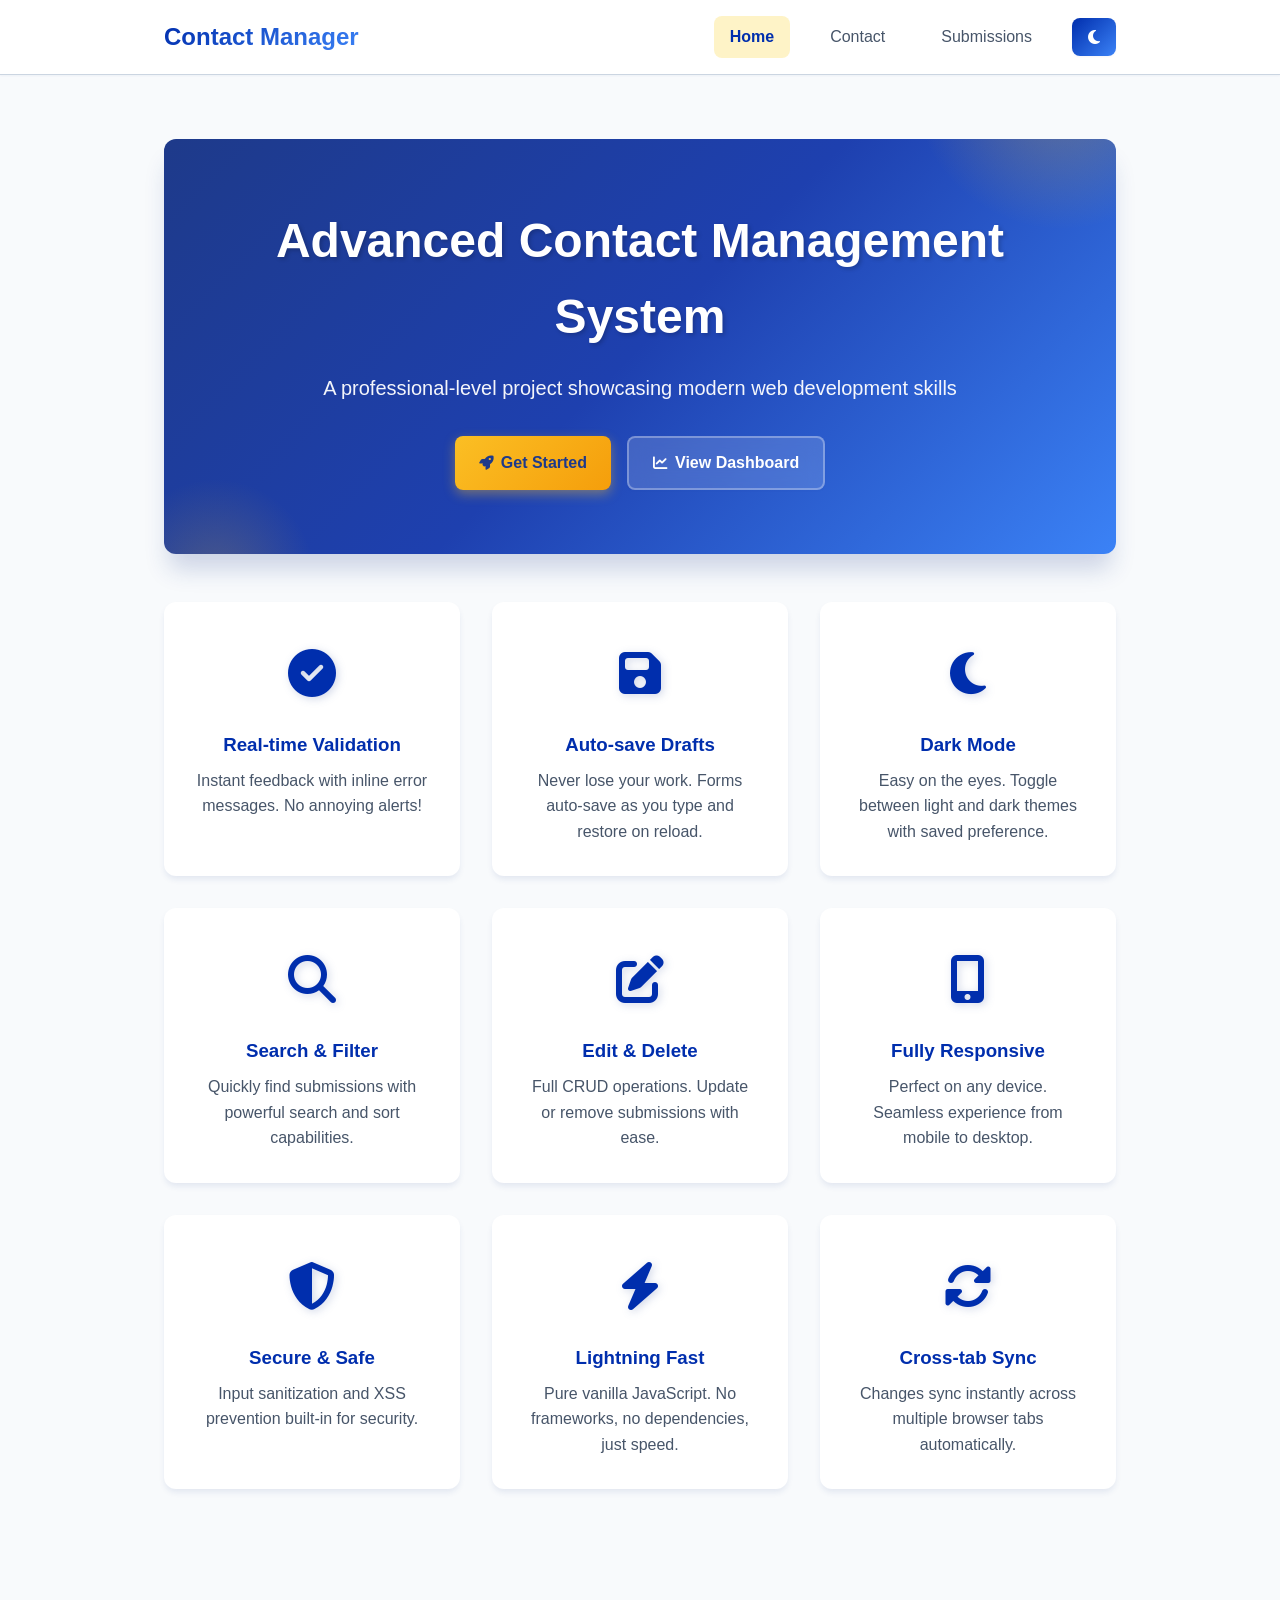
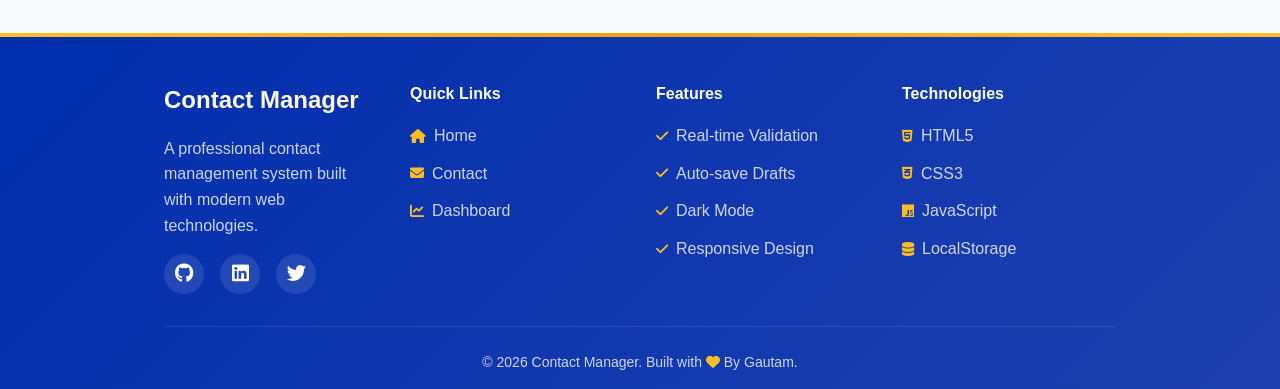
<file: index.html>
<!doctype html>
<html lang="en">
  <head>
    <meta charset="UTF-8" />
    <meta
      name="viewport"
      content="width=device-width, initial-scale=1.0, maximum-scale=5.0, user-scalable=yes"
    />
    <meta
      name="description"
      content="Professional contact management system with real-time validation, auto-save, and dark mode"
    />
    <meta name="theme-color" content="#1e3a8a" />
    <title>Contact Manager - Home</title>
    <link
      rel="stylesheet"
      href="https://cdnjs.cloudflare.com/ajax/libs/font-awesome/6.4.0/css/all.min.css"
    />
    <link rel="stylesheet" href="style.css" />
    <style>
      .hero {
        text-align: center;
        padding: 4rem 2rem;
        background: linear-gradient(
          135deg,
          #1e3a8a 0%,
          #1e40af 50%,
          #3b82f6 100%
        );
        color: white;
        border-radius: var(--radius-lg);
        margin: 2rem 0;
        box-shadow: var(--shadow-xl);
        position: relative;
        overflow: hidden;
      }
      .hero::before {
        content: "";
        position: absolute;
        top: -50%;
        right: -10%;
        width: 300px;
        height: 300px;
        background: radial-gradient(
          circle,
          rgba(251, 191, 36, 0.3) 0%,
          transparent 70%
        );
        border-radius: 50%;
      }
      .hero::after {
        content: "";
        position: absolute;
        bottom: -30%;
        left: -5%;
        width: 200px;
        height: 200px;
        background: radial-gradient(
          circle,
          rgba(251, 191, 36, 0.2) 0%,
          transparent 70%
        );
        border-radius: 50%;
      }
      .hero h1 {
        font-size: 3rem;
        margin-bottom: 1rem;
        position: relative;
        z-index: 1;
        text-shadow: 2px 2px 4px rgba(0, 0, 0, 0.2);
      }
      .hero p {
        font-size: 1.25rem;
        margin-bottom: 2rem;
        opacity: 0.95;
        position: relative;
        z-index: 1;
      }
      .cta-buttons {
        display: flex;
        gap: 1rem;
        justify-content: center;
        flex-wrap: wrap;
        position: relative;
        z-index: 1;
      }
      .features-grid {
        display: grid;
        grid-template-columns: repeat(auto-fit, minmax(280px, 1fr));
        gap: 2rem;
        margin: 3rem 0;
      }
      .feature-card {
        background-color: var(--bg-primary);
        padding: 2rem;
        border-radius: var(--radius-lg);
        box-shadow: var(--shadow-md);
        text-align: center;
        transition: var(--transition);
        border-top: 3px solid transparent;
      }
      .feature-card:hover {
        transform: translateY(-5px);
        box-shadow: var(--shadow-xl);
        border-top-color: var(--secondary-color);
        background: linear-gradient(
          to bottom,
          var(--accent-yellow) 0%,
          var(--bg-primary) 20%
        );
      }
      .feature-icon {
        font-size: 3rem;
        margin-bottom: 1rem;
        filter: drop-shadow(2px 2px 4px rgba(30, 58, 138, 0.2));
        color: var(--primary-color);
      }
      .feature-card:hover .feature-icon {
        color: var(--secondary-color);
        transform: scale(1.1);
        transition: var(--transition);
      }
      .feature-card h3 {
        color: var(--primary-color);
        margin-bottom: 0.5rem;
        font-weight: 700;
      }
      .feature-card p {
        color: var(--text-secondary);
      }
      @media (max-width: 768px) {
        .hero h1 {
          font-size: 2rem;
        }
        .hero p {
          font-size: 1rem;
        }
      }
    </style>
  </head>
  <body>
    <nav class="navbar">
      <div class="container">
        <h1 class="logo">Contact Manager</h1>
        <div class="nav-links">
          <a href="index.html" class="active">Home</a>
          <a href="contact.html">Contact</a>
          <a href="submissions.html">Submissions</a>
          <button
            id="darkModeToggle"
            class="theme-toggle"
            aria-label="Toggle dark mode"
          >
            <i class="fas fa-moon icon"></i>
          </button>
        </div>
      </div>
    </nav>

    <main class="container">
      <div class="hero">
        <h1>Advanced Contact Management System</h1>
        <p>
          A professional-level project showcasing modern web development skills
        </p>
        <div class="cta-buttons">
          <a
            href="contact.html"
            class="btn btn-primary"
            style="
              background: linear-gradient(135deg, #fbbf24, #f59e0b);
              color: #1e3a8a;
              font-weight: 700;
              box-shadow: 0 4px 12px rgba(251, 191, 36, 0.4);
            "
          >
            <i class="fas fa-rocket"></i> Get Started
          </a>
          <a
            href="submissions.html"
            class="btn btn-secondary"
            style="
              background: rgba(255, 255, 255, 0.15);
              color: white;
              border: 2px solid rgba(255, 255, 255, 0.3);
              backdrop-filter: blur(10px);
            "
          >
            <i class="fas fa-chart-line"></i> View Dashboard
          </a>
        </div>
      </div>

      <div class="features-grid">
        <div class="feature-card">
          <div class="feature-icon"><i class="fas fa-check-circle"></i></div>
          <h3>Real-time Validation</h3>
          <p>
            Instant feedback with inline error messages. No annoying alerts!
          </p>
        </div>

        <div class="feature-card">
          <div class="feature-icon"><i class="fas fa-save"></i></div>
          <h3>Auto-save Drafts</h3>
          <p>
            Never lose your work. Forms auto-save as you type and restore on
            reload.
          </p>
        </div>

        <div class="feature-card">
          <div class="feature-icon"><i class="fas fa-moon"></i></div>
          <h3>Dark Mode</h3>
          <p>
            Easy on the eyes. Toggle between light and dark themes with saved
            preference.
          </p>
        </div>

        <div class="feature-card">
          <div class="feature-icon"><i class="fas fa-search"></i></div>
          <h3>Search & Filter</h3>
          <p>
            Quickly find submissions with powerful search and sort capabilities.
          </p>
        </div>

        <div class="feature-card">
          <div class="feature-icon"><i class="fas fa-edit"></i></div>
          <h3>Edit & Delete</h3>
          <p>Full CRUD operations. Update or remove submissions with ease.</p>
        </div>

        <div class="feature-card">
          <div class="feature-icon"><i class="fas fa-mobile-alt"></i></div>
          <h3>Fully Responsive</h3>
          <p>
            Perfect on any device. Seamless experience from mobile to desktop.
          </p>
        </div>

        <div class="feature-card">
          <div class="feature-icon"><i class="fas fa-shield-alt"></i></div>
          <h3>Secure & Safe</h3>
          <p>Input sanitization and XSS prevention built-in for security.</p>
        </div>

        <div class="feature-card">
          <div class="feature-icon"><i class="fas fa-bolt"></i></div>
          <h3>Lightning Fast</h3>
          <p>
            Pure vanilla JavaScript. No frameworks, no dependencies, just speed.
          </p>
        </div>

        <div class="feature-card">
          <div class="feature-icon"><i class="fas fa-sync-alt"></i></div>
          <h3>Cross-tab Sync</h3>
          <p>
            Changes sync instantly across multiple browser tabs automatically.
          </p>
        </div>
      </div>
    </main>

    <footer class="footer">
      <div class="container">
        <div class="footer-content">
          <div class="footer-section">
            <h3 class="footer-logo">Contact Manager</h3>
            <p class="footer-description">
              A professional contact management system built with modern web
              technologies.
            </p>
            <div class="footer-social">
              <a href="#" aria-label="GitHub"><i class="fab fa-github"></i></a>
              <a href="#" aria-label="LinkedIn"
                ><i class="fab fa-linkedin"></i
              ></a>
              <a href="#" aria-label="Twitter"
                ><i class="fab fa-twitter"></i
              ></a>
            </div>
          </div>

          <div class="footer-section">
            <h4>Quick Links</h4>
            <ul class="footer-links">
              <li>
                <a href="index.html"><i class="fas fa-home"></i> Home</a>
              </li>
              <li>
                <a href="contact.html"
                  ><i class="fas fa-envelope"></i> Contact</a
                >
              </li>
              <li>
                <a href="submissions.html"
                  ><i class="fas fa-chart-line"></i> Dashboard</a
                >
              </li>
            </ul>
          </div>

          <div class="footer-section">
            <h4>Features</h4>
            <ul class="footer-links">
              <li><i class="fas fa-check"></i> Real-time Validation</li>
              <li><i class="fas fa-check"></i> Auto-save Drafts</li>
              <li><i class="fas fa-check"></i> Dark Mode</li>
              <li><i class="fas fa-check"></i> Responsive Design</li>
            </ul>
          </div>

          <div class="footer-section">
            <h4>Technologies</h4>
            <ul class="footer-links">
              <li><i class="fab fa-html5"></i> HTML5</li>
              <li><i class="fab fa-css3-alt"></i> CSS3</li>
              <li><i class="fab fa-js"></i> JavaScript</li>
              <li><i class="fas fa-database"></i> LocalStorage</li>
            </ul>
          </div>
        </div>

        <div class="footer-bottom">
          <p>
            &copy; 2026 Contact Manager. Built with
            <i class="fas fa-heart"></i> By Gautam.
          </p>
        </div>
      </div>
    </footer>

    <script src="script.js"></script>
  </body>
</html>
</file>
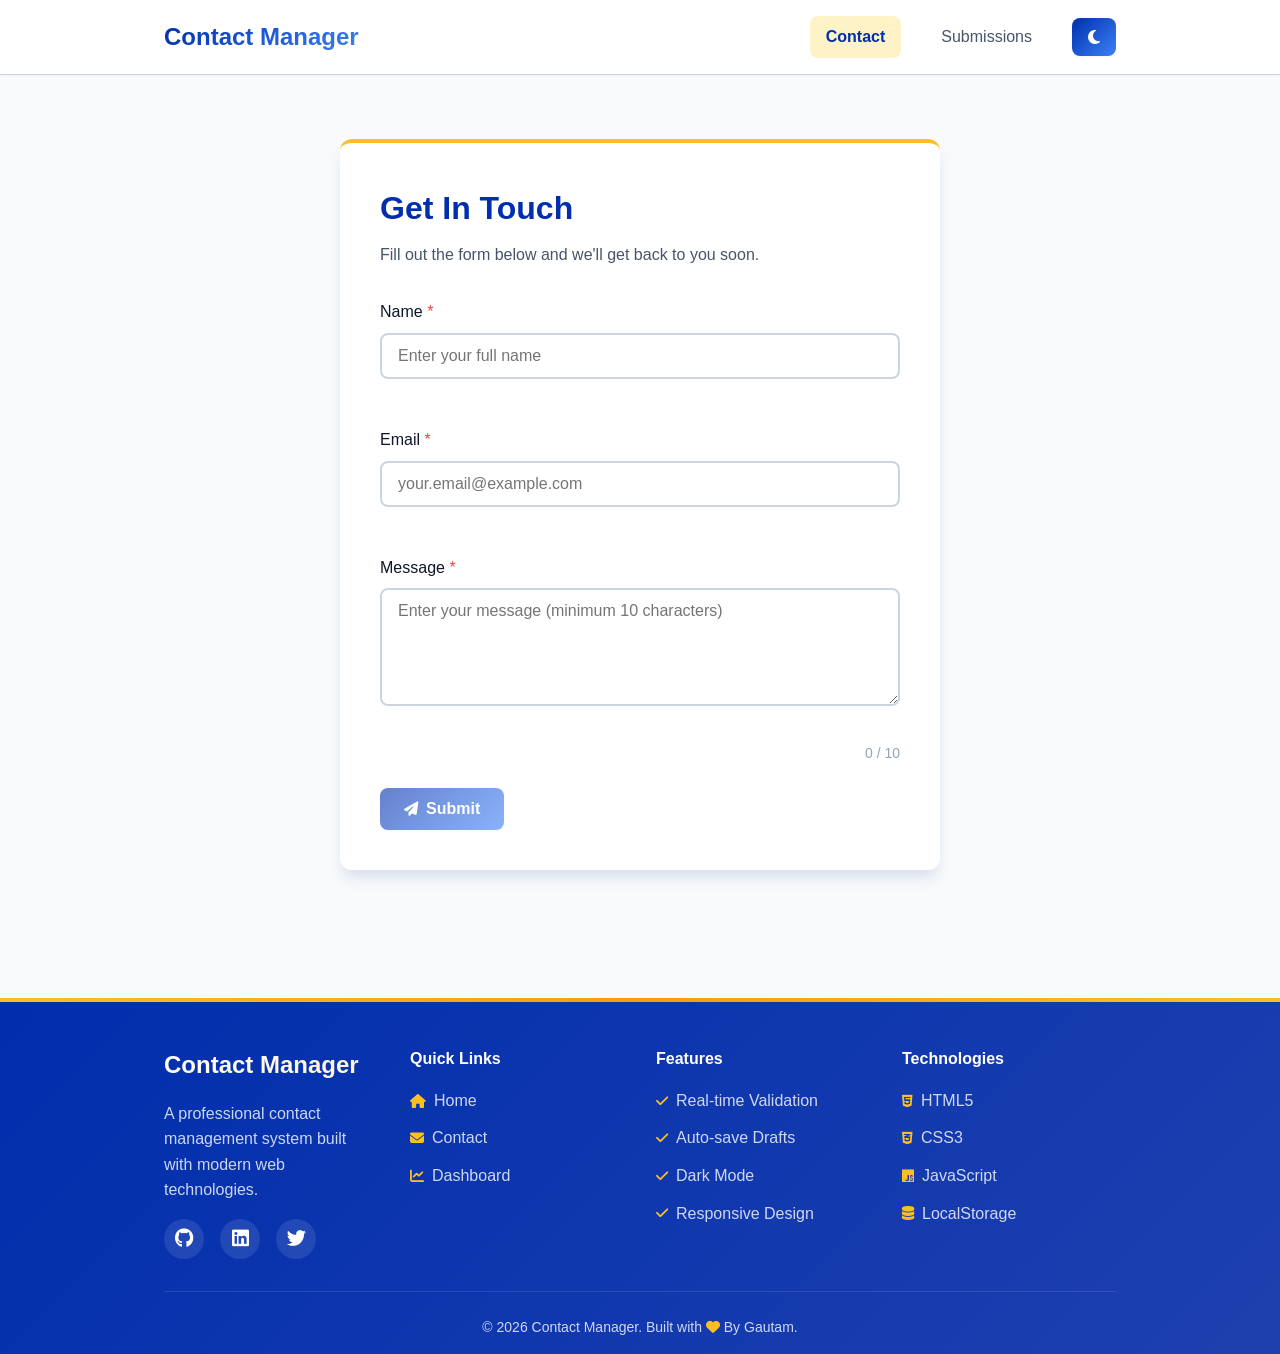
<file: contact.html>
<!doctype html>
<html lang="en">
  <head>
    <meta charset="UTF-8" />
    <meta
      name="viewport"
      content="width=device-width, initial-scale=1.0, maximum-scale=5.0, user-scalable=yes"
    />
    <meta
      name="description"
      content="Submit your contact information with real-time validation and auto-save functionality"
    />
    <meta name="theme-color" content="#1e3a8a" />
    <title>Contact Form - Advanced Dashboard</title>
    <link
      rel="stylesheet"
      href="https://cdnjs.cloudflare.com/ajax/libs/font-awesome/6.4.0/css/all.min.css"
    />
    <link rel="stylesheet" href="style.css" />
  </head>
  <body>
    <nav class="navbar">
      <div class="container">
        <h1 class="logo">Contact Manager</h1>
        <div class="nav-links">
          <a href="contact.html" class="active">Contact</a>
          <a href="submissions.html">Submissions</a>
          <button
            id="darkModeToggle"
            class="theme-toggle"
            aria-label="Toggle dark mode"
          >
            <i class="fas fa-moon icon"></i>
          </button>
        </div>
      </div>
    </nav>

    <main class="container">
      <div class="form-wrapper">
        <h2>Get In Touch</h2>
        <p class="subtitle">
          Fill out the form below and we'll get back to you soon.
        </p>

        <form id="contactForm" novalidate>
          <div class="form-group">
            <label for="name">Name <span class="required">*</span></label>
            <input
              type="text"
              id="name"
              name="name"
              placeholder="Enter your full name"
              autocomplete="name"
            />
            <span class="error-message" id="nameError"></span>
          </div>

          <div class="form-group">
            <label for="email">Email <span class="required">*</span></label>
            <input
              type="email"
              id="email"
              name="email"
              placeholder="your.email@example.com"
              autocomplete="email"
            />
            <span class="error-message" id="emailError"></span>
          </div>

          <div class="form-group">
            <label for="message">Message <span class="required">*</span></label>
            <textarea
              id="message"
              name="message"
              rows="5"
              placeholder="Enter your message (minimum 10 characters)"
            ></textarea>
            <span class="error-message" id="messageError"></span>
            <span class="char-count" id="charCount">0 / 10</span>
          </div>

          <button type="submit" id="submitBtn" class="btn btn-primary" disabled>
            <i class="fas fa-paper-plane btn-icon"></i>
            <span class="btn-text">Submit</span>
            <span class="spinner" style="display: none"></span>
          </button>
        </form>

        <div class="draft-notice" id="draftNotice" style="display: none">
          <i class="fas fa-file-alt"></i> <span>Draft restored</span>
        </div>
      </div>
    </main>

    <div id="toastContainer" class="toast-container"></div>

    <footer class="footer">
      <div class="container">
        <div class="footer-content">
          <div class="footer-section">
            <h3 class="footer-logo">Contact Manager</h3>
            <p class="footer-description">
              A professional contact management system built with modern web
              technologies.
            </p>
            <div class="footer-social">
              <a href="#" aria-label="GitHub"><i class="fab fa-github"></i></a>
              <a href="#" aria-label="LinkedIn"
                ><i class="fab fa-linkedin"></i
              ></a>
              <a href="#" aria-label="Twitter"
                ><i class="fab fa-twitter"></i
              ></a>
            </div>
          </div>

          <div class="footer-section">
            <h4>Quick Links</h4>
            <ul class="footer-links">
              <li>
                <a href="index.html"><i class="fas fa-home"></i> Home</a>
              </li>
              <li>
                <a href="contact.html"
                  ><i class="fas fa-envelope"></i> Contact</a
                >
              </li>
              <li>
                <a href="submissions.html"
                  ><i class="fas fa-chart-line"></i> Dashboard</a
                >
              </li>
            </ul>
          </div>

          <div class="footer-section">
            <h4>Features</h4>
            <ul class="footer-links">
              <li><i class="fas fa-check"></i> Real-time Validation</li>
              <li><i class="fas fa-check"></i> Auto-save Drafts</li>
              <li><i class="fas fa-check"></i> Dark Mode</li>
              <li><i class="fas fa-check"></i> Responsive Design</li>
            </ul>
          </div>

          <div class="footer-section">
            <h4>Technologies</h4>
            <ul class="footer-links">
              <li><i class="fab fa-html5"></i> HTML5</li>
              <li><i class="fab fa-css3-alt"></i> CSS3</li>
              <li><i class="fab fa-js"></i> JavaScript</li>
              <li><i class="fas fa-database"></i> LocalStorage</li>
            </ul>
          </div>
        </div>

        <div class="footer-bottom">
          <p>
            &copy; 2026 Contact Manager. Built with
            <i class="fas fa-heart"></i> By Gautam.
          </p>
        </div>
      </div>
    </footer>

    <script src="script.js"></script>
  </body>
</html>
</file>
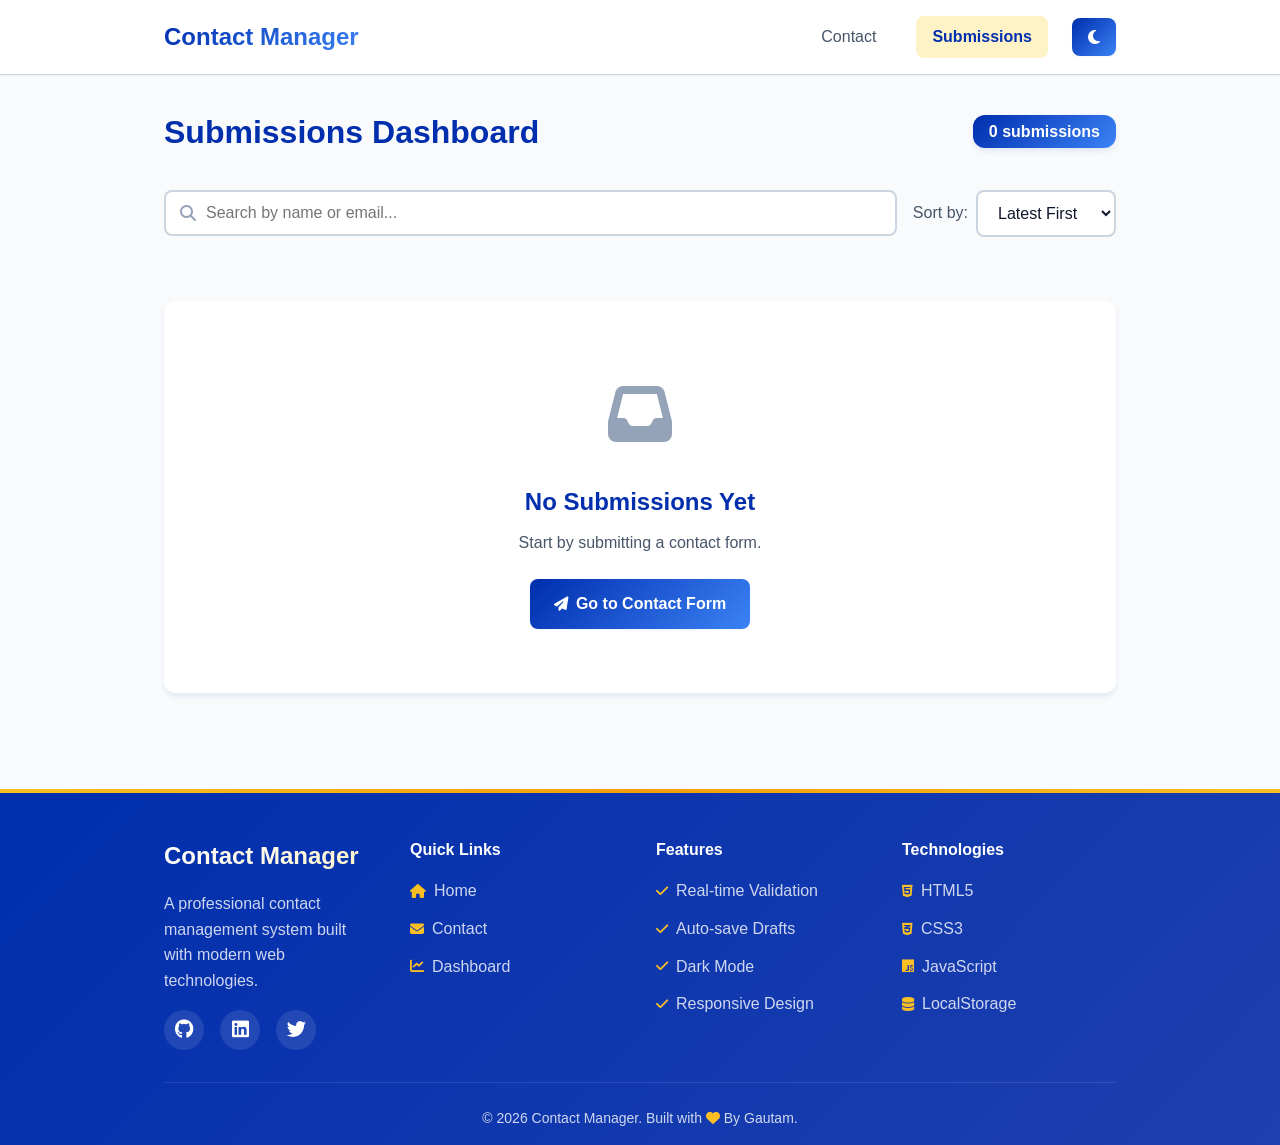
<file: submissions.html>
<!DOCTYPE html>
<html lang="en">
<head>
    <meta charset="UTF-8">
    <meta name="viewport" content="width=device-width, initial-scale=1.0, maximum-scale=5.0, user-scalable=yes">
    <meta name="description" content="View, search, edit, and manage all contact form submissions in one dashboard">
    <meta name="theme-color" content="#1e3a8a">
    <title>Submissions Dashboard - Contact Manager</title>
    <link rel="stylesheet" href="https://cdnjs.cloudflare.com/ajax/libs/font-awesome/6.4.0/css/all.min.css">
    <link rel="stylesheet" href="style.css">
</head>
<body>
    <nav class="navbar">
        <div class="container">
            <h1 class="logo">Contact Manager</h1>
            <div class="nav-links">
                <a href="contact.html">Contact</a>
                <a href="submissions.html" class="active">Submissions</a>
                <button id="darkModeToggle" class="theme-toggle" aria-label="Toggle dark mode">
                    <i class="fas fa-moon icon"></i>
                </button>
            </div>
        </div>
    </nav>

    <main class="container">
        <div class="dashboard-header">
            <h2>Submissions Dashboard</h2>
            <div class="dashboard-stats">
                <span id="totalCount" class="stat-badge">0 submissions</span>
            </div>
        </div>

        <div class="controls">
            <div class="search-box">
                <i class="fas fa-search search-icon"></i>
                <input 
                    type="text" 
                    id="searchInput" 
                    placeholder="Search by name or email..."
                    autocomplete="off"
                >
            </div>
            <div class="sort-controls">
                <label for="sortSelect">Sort by:</label>
                <select id="sortSelect">
                    <option value="latest">Latest First</option>
                    <option value="oldest">Oldest First</option>
                    <option value="name">Name (A-Z)</option>
                </select>
            </div>
        </div>

        <div id="submissionsContainer" class="submissions-grid">
            <!-- Cards will be dynamically inserted here -->
        </div>

        <div id="emptyState" class="empty-state" style="display: none;">
            <div class="empty-icon"><i class="fas fa-inbox"></i></div>
            <h3>No Submissions Yet</h3>
            <p>Start by submitting a contact form.</p>
            <a href="contact.html" class="btn btn-primary">
                <i class="fas fa-paper-plane"></i> Go to Contact Form
            </a>
        </div>

        <div id="loadMoreContainer" class="load-more-container" style="display: none;">
            <button id="loadMoreBtn" class="btn btn-secondary">
                <i class="fas fa-chevron-down"></i> Load More
            </button>
        </div>
    </main>

    <!-- Edit Modal -->
    <div id="editModal" class="modal">
        <div class="modal-content">
            <div class="modal-header">
                <h3>Edit Submission</h3>
                <button class="close-btn" id="closeModal">
                    <i class="fas fa-times"></i>
                </button>
            </div>
            <form id="editForm">
                <div class="form-group">
                    <label for="editName">Name</label>
                    <input type="text" id="editName" required>
                    <span class="error-message" id="editNameError"></span>
                </div>
                <div class="form-group">
                    <label for="editEmail">Email</label>
                    <input type="email" id="editEmail" required>
                    <span class="error-message" id="editEmailError"></span>
                </div>
                <div class="form-group">
                    <label for="editMessage">Message</label>
                    <textarea id="editMessage" rows="4" required></textarea>
                    <span class="error-message" id="editMessageError"></span>
                </div>
                <div class="modal-actions">
                    <button type="button" class="btn btn-secondary" id="cancelEdit">
                        <i class="fas fa-times"></i> Cancel
                    </button>
                    <button type="submit" class="btn btn-primary">
                        <i class="fas fa-save"></i> Save Changes
                    </button>
                </div>
            </form>
        </div>
    </div>

    <div id="toastContainer" class="toast-container"></div>

    <footer class="footer">
        <div class="container">
            <div class="footer-content">
                <div class="footer-section">
                    <h3 class="footer-logo">Contact Manager</h3>
                    <p class="footer-description">A professional contact management system built with modern web technologies.</p>
                    <div class="footer-social">
                        <a href="#" aria-label="GitHub"><i class="fab fa-github"></i></a>
                        <a href="#" aria-label="LinkedIn"><i class="fab fa-linkedin"></i></a>
                        <a href="#" aria-label="Twitter"><i class="fab fa-twitter"></i></a>
                    </div>
                </div>
                
                <div class="footer-section">
                    <h4>Quick Links</h4>
                    <ul class="footer-links">
                        <li><a href="index.html"><i class="fas fa-home"></i> Home</a></li>
                        <li><a href="contact.html"><i class="fas fa-envelope"></i> Contact</a></li>
                        <li><a href="submissions.html"><i class="fas fa-chart-line"></i> Dashboard</a></li>
                    </ul>
                </div>
                
                <div class="footer-section">
                    <h4>Features</h4>
                    <ul class="footer-links">
                        <li><i class="fas fa-check"></i> Real-time Validation</li>
                        <li><i class="fas fa-check"></i> Auto-save Drafts</li>
                        <li><i class="fas fa-check"></i> Dark Mode</li>
                        <li><i class="fas fa-check"></i> Responsive Design</li>
                    </ul>
                </div>
                
                <div class="footer-section">
                    <h4>Technologies</h4>
                    <ul class="footer-links">
                        <li><i class="fab fa-html5"></i> HTML5</li>
                        <li><i class="fab fa-css3-alt"></i> CSS3</li>
                        <li><i class="fab fa-js"></i> JavaScript</li>
                        <li><i class="fas fa-database"></i> LocalStorage</li>
                    </ul>
                </div>
            </div>
            
            <div class="footer-bottom">
                <p>&copy; 2026 Contact Manager. Built with <i class="fas fa-heart"></i> By Gautam.</p>
            </div>
        </div>
    </footer>

    <script src="script.js"></script>
</body>
</html>
</file>
<file: style.css>
/* ===== CSS Variables ===== */
:root {
    /* Navy Blue & Yellow Color Scheme */
    --primary-color: #002ead;        /* Navy Blue - Primary actions */
    --primary-hover: #1e40af;        /* Lighter Navy - Hover state */
    --primary-light: #3b82f6;        /* Light Blue - Accents */
    --secondary-color: #fbbf24;      /* Golden Yellow - Secondary actions */
    --secondary-hover: #f59e0b;      /* Amber - Hover state */
    --accent-yellow: #fef3c7;        /* Light Yellow - Backgrounds */
    --success-color: #10b981;        /* Green - Success states */
    --error-color: #ef4444;          /* Red - Error states */
    --warning-color: #f59e0b;        /* Amber - Warnings */
    
    --bg-primary: #ffffff;
    --bg-secondary: #f8fafc;         /* Slight blue tint */
    --bg-tertiary: #e0e7ff;          /* Light navy tint */
    --bg-accent: #fffbeb;            /* Light yellow tint */
    
    --text-primary: #0f172a;         /* Dark navy for text */
    --text-secondary: #475569;       /* Medium gray-blue */
    --text-tertiary: #94a3b8;        /* Light gray-blue */
    
    --border-color: #cbd5e1;         /* Blue-gray border */
    --shadow-sm: 0 1px 2px 0 rgba(30, 58, 138, 0.05);
    --shadow-md: 0 4px 6px -1px rgba(30, 58, 138, 0.1);
    --shadow-lg: 0 10px 15px -3px rgba(30, 58, 138, 0.15);
    --shadow-xl: 0 20px 25px -5px rgba(30, 58, 138, 0.2);
    
    --radius-sm: 0.375rem;
    --radius-md: 0.5rem;
    --radius-lg: 0.75rem;
    
    --transition: all 0.3s ease;
}

/* Dark Mode Variables */
[data-theme="dark"] {
    --primary-color: #3b82f6;        /* Lighter blue for dark mode */
    --primary-hover: #60a5fa;        /* Even lighter on hover */
    --secondary-color: #fbbf24;      /* Yellow stays vibrant */
    --secondary-hover: #fcd34d;      /* Lighter yellow hover */
    
    --bg-primary: #0f172a;           /* Deep navy background */
    --bg-secondary: #1e293b;         /* Slightly lighter navy */
    --bg-tertiary: #334155;          /* Medium navy */
    --bg-accent: #422006;            /* Dark amber tint */
    
    --text-primary: #f1f5f9;         /* Light blue-white */
    --text-secondary: #cbd5e1;       /* Light blue-gray */
    --text-tertiary: #94a3b8;        /* Medium blue-gray */
    
    --border-color: #334155;         /* Navy border */
    --shadow-sm: 0 1px 2px 0 rgba(0, 0, 0, 0.4);
    --shadow-md: 0 4px 6px -1px rgba(0, 0, 0, 0.5);
    --shadow-lg: 0 10px 15px -3px rgba(0, 0, 0, 0.6);
    --shadow-xl: 0 20px 25px -5px rgba(0, 0, 0, 0.7);
}

/* ===== Reset & Base Styles ===== */
* {
    margin: 0;
    padding: 0;
    box-sizing: border-box;
}

body {
    font-family: -apple-system, BlinkMacSystemFont, 'Segoe UI', Roboto, Oxygen, Ubuntu, Cantarell, sans-serif;
    background-color: var(--bg-secondary);
    color: var(--text-primary);
    line-height: 1.6;
    transition: var(--transition);
    min-height: 100vh;
    -webkit-font-smoothing: antialiased;
    -moz-osx-font-smoothing: grayscale;
    overflow-x: hidden;
}

/* Touch-friendly improvements */
@media (hover: none) and (pointer: coarse) {
    /* Increase tap targets for touch devices */
    .btn,
    .nav-links a,
    .theme-toggle,
    .card-actions button {
        min-height: 44px;
        min-width: 44px;
    }
    
    /* Remove hover effects on touch devices */
    .btn:hover,
    .nav-links a:hover,
    .feature-card:hover,
    .submission-card:hover {
        transform: none;
    }
    
    /* Add active states for touch feedback */
    .btn:active {
        transform: scale(0.98);
    }
    
    .nav-links a:active,
    .footer-links a:active {
        opacity: 0.7;
    }
}

/* ===== Navbar ===== */
.navbar {
    background-color: var(--bg-primary);
    border-bottom: 1px solid var(--border-color);
    padding: 1rem 0;
    box-shadow: var(--shadow-sm);
    position: sticky;
    top: 0;
    z-index: 100;
}

.navbar .container {
    display: flex;
    justify-content: space-between;
    align-items: center;
}

.logo {
    font-size: 1.5rem;
    font-weight: 700;
    background: linear-gradient(135deg, var(--primary-color), var(--primary-light));
    -webkit-background-clip: text;
    -webkit-text-fill-color: transparent;
    background-clip: text;
}

.nav-links {
    display: flex;
    gap: 1.5rem;
    align-items: center;
}

.nav-links a {
    color: var(--text-secondary);
    text-decoration: none;
    font-weight: 500;
    transition: var(--transition);
    padding: 0.5rem 1rem;
    border-radius: var(--radius-md);
}

.nav-links a:hover {
    color: var(--primary-color);
    background-color: var(--accent-yellow);
}

.nav-links a.active {
    color: var(--primary-color);
    background-color: var(--accent-yellow);
    font-weight: 600;
}

.theme-toggle {
    background: linear-gradient(135deg, var(--primary-color), var(--primary-light));
    border: none;
    padding: 0.5rem 1rem;
    border-radius: var(--radius-md);
    cursor: pointer;
    font-size: 1.2rem;
    transition: var(--transition);
    box-shadow: var(--shadow-sm);
}

.theme-toggle .icon {
    color: white;
    font-size: 1rem;
}

.theme-toggle:hover {
    transform: scale(1.05) translateY(-2px);
    box-shadow: var(--shadow-md);
}

/* ===== Container ===== */
.container {
    max-width: 1200px;
    margin: 0 auto;
    padding: 0 1.5rem;
}

main.container {
    padding-top: 2rem;
    padding-bottom: 2rem;
}

/* ===== Form Wrapper ===== */
.form-wrapper {
    max-width: 600px;
    margin: 2rem auto;
    background-color: var(--bg-primary);
    padding: 2.5rem;
    border-radius: var(--radius-lg);
    box-shadow: var(--shadow-lg);
    border-top: 4px solid var(--secondary-color);
}

.form-wrapper h2 {
    font-size: 2rem;
    margin-bottom: 0.5rem;
    color: var(--primary-color);
    font-weight: 700;
}

.subtitle {
    color: var(--text-secondary);
    margin-bottom: 2rem;
}

/* ===== Form Styles ===== */
.form-group {
    margin-bottom: 1.5rem;
    position: relative;
}

.form-group label {
    display: block;
    margin-bottom: 0.5rem;
    font-weight: 500;
    color: var(--text-primary);
}

.required {
    color: var(--error-color);
}

.form-group input,
.form-group textarea {
    width: 100%;
    padding: 0.75rem 1rem;
    border: 2px solid var(--border-color);
    border-radius: var(--radius-md);
    font-size: 1rem;
    font-family: inherit;
    background-color: var(--bg-primary);
    color: var(--text-primary);
    transition: var(--transition);
}

.form-group input:focus,
.form-group textarea:focus {
    outline: none;
    border-color: var(--primary-color);
    box-shadow: 0 0 0 3px rgba(30, 58, 138, 0.1);
}

[data-theme="light"] .form-group input:focus,
[data-theme="light"] .form-group textarea:focus {
    background-color: var(--accent-yellow);
}

.form-group input.error,
.form-group textarea.error {
    border-color: var(--error-color);
}

.form-group input.valid,
.form-group textarea.valid {
    border-color: var(--success-color);
}

[data-theme="light"] .form-group input.valid,
[data-theme="light"] .form-group textarea.valid {
    background-color: #f0fdf4;
}

[data-theme="dark"] .form-group input.valid,
[data-theme="dark"] .form-group textarea.valid {
    background-color: rgba(16, 185, 129, 0.1);
}

.error-message {
    display: block;
    color: var(--error-color);
    font-size: 0.875rem;
    margin-top: 0.25rem;
    min-height: 1.25rem;
}

.char-count {
    display: block;
    text-align: right;
    font-size: 0.875rem;
    color: var(--text-tertiary);
    margin-top: 0.25rem;
}

/* ===== Buttons ===== */
.btn {
    padding: 0.75rem 1.5rem;
    border: none;
    border-radius: var(--radius-md);
    font-size: 1rem;
    font-weight: 600;
    cursor: pointer;
    transition: var(--transition);
    display: inline-flex;
    align-items: center;
    justify-content: center;
    gap: 0.5rem;
    text-decoration: none;
}

.btn i {
    font-size: 0.9rem;
}

.btn-primary {
    background: linear-gradient(135deg, var(--primary-color), var(--primary-light));
    color: white;
    box-shadow: var(--shadow-sm);
}

.btn-primary:hover:not(:disabled) {
    background: linear-gradient(135deg, var(--primary-hover), var(--primary-color));
    transform: translateY(-2px);
    box-shadow: var(--shadow-lg);
}

.btn-primary:disabled {
    background-color: var(--text-tertiary);
    cursor: not-allowed;
    opacity: 0.6;
}

.btn-secondary {
    background: linear-gradient(135deg, var(--secondary-color), var(--secondary-hover));
    color: var(--primary-color);
    font-weight: 600;
    box-shadow: var(--shadow-sm);
}

.btn-secondary:hover {
    background: linear-gradient(135deg, var(--secondary-hover), #eab308);
    transform: translateY(-2px);
    box-shadow: var(--shadow-md);
}

.btn-danger {
    background-color: var(--error-color);
    color: white;
}

.btn-danger:hover {
    background-color: #dc2626;
}

/* ===== Spinner ===== */
.spinner {
    width: 20px;
    height: 20px;
    border: 3px solid rgba(255, 255, 255, 0.3);
    border-top-color: white;
    border-radius: 50%;
    animation: spin 0.8s linear infinite;
}

@keyframes spin {
    to { transform: rotate(360deg); }
}

/* ===== Toast Notifications ===== */
.toast-container {
    position: fixed;
    top: 5rem;
    right: 1rem;
    z-index: 1000;
    display: flex;
    flex-direction: column;
    gap: 0.5rem;
}

.toast {
    background-color: var(--bg-primary);
    color: var(--text-primary);
    padding: 1rem 1.5rem;
    border-radius: var(--radius-md);
    box-shadow: var(--shadow-xl);
    display: flex;
    align-items: center;
    gap: 0.75rem;
    min-width: 300px;
    animation: slideIn 0.3s ease;
    border-left: 4px solid var(--primary-color);
}

.toast.success {
    border-left-color: var(--success-color);
}

.toast.error {
    border-left-color: var(--error-color);
}

.toast.warning {
    border-left-color: var(--warning-color);
}

.toast-icon {
    font-size: 1.5rem;
    display: flex;
    align-items: center;
}

.toast-message {
    flex: 1;
}

.toast-close {
    background: none;
    border: none;
    font-size: 1.25rem;
    cursor: pointer;
    color: var(--text-secondary);
    padding: 0;
    line-height: 1;
    transition: var(--transition);
}

.toast-close:hover {
    color: var(--text-primary);
    transform: scale(1.1);
}

@keyframes slideIn {
    from {
        transform: translateX(400px);
        opacity: 0;
    }
    to {
        transform: translateX(0);
        opacity: 1;
    }
}

/* ===== Draft Notice ===== */
.draft-notice {
    background: linear-gradient(135deg, var(--secondary-color), var(--secondary-hover));
    color: var(--primary-color);
    padding: 0.75rem 1rem;
    border-radius: var(--radius-md);
    margin-top: 1rem;
    text-align: center;
    animation: fadeIn 0.3s ease;
    font-weight: 600;
    box-shadow: var(--shadow-sm);
    display: flex;
    align-items: center;
    justify-content: center;
    gap: 0.5rem;
}

@keyframes fadeIn {
    from { opacity: 0; }
    to { opacity: 1; }
}

/* ===== Dashboard Header ===== */
.dashboard-header {
    display: flex;
    justify-content: space-between;
    align-items: center;
    margin-bottom: 2rem;
    flex-wrap: wrap;
    gap: 1rem;
}

.dashboard-header h2 {
    font-size: 2rem;
    color: var(--primary-color);
    font-weight: 700;
}

.stat-badge {
    background: linear-gradient(135deg, var(--primary-color), var(--primary-light));
    color: white;
    padding: 0.5rem 1rem;
    border-radius: var(--radius-lg);
    font-weight: 600;
    box-shadow: var(--shadow-md);
}

/* ===== Controls ===== */
.controls {
    display: flex;
    gap: 1rem;
    margin-bottom: 2rem;
    flex-wrap: wrap;
}

.search-box {
    flex: 1;
    min-width: 250px;
    position: relative;
}

.search-icon {
    position: absolute;
    left: 1rem;
    top: 50%;
    transform: translateY(-50%);
    color: var(--text-tertiary);
    pointer-events: none;
}

.search-box input {
    width: 100%;
    padding: 0.75rem 1rem 0.75rem 2.5rem;
    border: 2px solid var(--border-color);
    border-radius: var(--radius-md);
    font-size: 1rem;
    background-color: var(--bg-primary);
    color: var(--text-primary);
    transition: var(--transition);
}

.search-box input:focus {
    outline: none;
    border-color: var(--primary-color);
    box-shadow: 0 0 0 3px rgba(30, 58, 138, 0.1);
}

[data-theme="light"] .search-box input:focus {
    background-color: var(--accent-yellow);
}

.search-box input:focus + .search-icon,
.search-box input:focus ~ .search-icon {
    color: var(--primary-color);
}

.sort-controls {
    display: flex;
    align-items: center;
    gap: 0.5rem;
}

.sort-controls label {
    font-weight: 500;
    color: var(--text-secondary);
}

.sort-controls select {
    padding: 0.75rem 1rem;
    border: 2px solid var(--border-color);
    border-radius: var(--radius-md);
    font-size: 1rem;
    background-color: var(--bg-primary);
    color: var(--text-primary);
    cursor: pointer;
    transition: var(--transition);
}

.sort-controls select:focus {
    outline: none;
    border-color: var(--primary-color);
    box-shadow: 0 0 0 3px rgba(30, 58, 138, 0.1);
}

/* ===== Submissions Grid ===== */
.submissions-grid {
    display: grid;
    grid-template-columns: repeat(auto-fill, minmax(320px, 1fr));
    gap: 1.5rem;
    margin-bottom: 2rem;
}

.submission-card {
    background-color: var(--bg-primary);
    border-radius: var(--radius-lg);
    padding: 1.5rem;
    box-shadow: var(--shadow-md);
    transition: var(--transition);
    animation: cardFadeIn 0.3s ease;
    border-left: 3px solid transparent;
}

.submission-card:hover {
    transform: translateY(-4px);
    box-shadow: var(--shadow-xl);
    border-left: 4px solid var(--secondary-color);
}

@keyframes cardFadeIn {
    from {
        opacity: 0;
        transform: translateY(20px);
    }
    to {
        opacity: 1;
        transform: translateY(0);
    }
}

.card-header {
    display: flex;
    justify-content: space-between;
    align-items: start;
    margin-bottom: 1rem;
}

.card-name {
    font-size: 1.25rem;
    font-weight: 700;
    color: var(--primary-color);
    margin-bottom: 0.25rem;
    display: flex;
    align-items: center;
    gap: 0.5rem;
}

.card-email {
    color: var(--text-secondary);
    font-size: 0.875rem;
    display: flex;
    align-items: center;
    gap: 0.5rem;
}

.card-timestamp {
    font-size: 0.75rem;
    color: var(--text-tertiary);
    text-align: right;
    display: flex;
    align-items: center;
    gap: 0.25rem;
    justify-content: flex-end;
}

.card-message {
    color: var(--text-secondary);
    margin-bottom: 1rem;
    line-height: 1.6;
    word-wrap: break-word;
    display: flex;
    gap: 0.5rem;
}

.card-message i {
    margin-top: 0.25rem;
    flex-shrink: 0;
}

.card-actions {
    display: flex;
    gap: 0.5rem;
}

.btn-small {
    padding: 0.5rem 1rem;
    font-size: 0.875rem;
    flex: 1;
}

/* ===== Empty State ===== */
.empty-state {
    text-align: center;
    padding: 4rem 2rem;
    background-color: var(--bg-primary);
    border-radius: var(--radius-lg);
    box-shadow: var(--shadow-md);
}

.empty-icon {
    font-size: 4rem;
    margin-bottom: 1rem;
    color: var(--text-tertiary);
}

.empty-state h3 {
    font-size: 1.5rem;
    margin-bottom: 0.5rem;
    color: var(--primary-color);
    font-weight: 700;
}

.empty-state p {
    color: var(--text-secondary);
    margin-bottom: 1.5rem;
}

/* ===== Load More ===== */
.load-more-container {
    text-align: center;
    margin-top: 2rem;
}

/* ===== Modal ===== */
.modal {
    display: none;
    position: fixed;
    top: 0;
    left: 0;
    width: 100%;
    height: 100%;
    background-color: rgba(0, 0, 0, 0.5);
    z-index: 1000;
    animation: fadeIn 0.3s ease;
}

.modal.active {
    display: flex;
    justify-content: center;
    align-items: center;
}

.modal-content {
    background-color: var(--bg-primary);
    border-radius: var(--radius-lg);
    box-shadow: var(--shadow-xl);
    max-width: 500px;
    width: 90%;
    max-height: 90vh;
    overflow-y: auto;
    animation: slideUp 0.3s ease;
}

@keyframes slideUp {
    from {
        transform: translateY(50px);
        opacity: 0;
    }
    to {
        transform: translateY(0);
        opacity: 1;
    }
}

.modal-header {
    display: flex;
    justify-content: space-between;
    align-items: center;
    padding: 1.5rem;
    border-bottom: 1px solid var(--border-color);
}

.modal-header h3 {
    font-size: 1.5rem;
    color: var(--primary-color);
    font-weight: 700;
}

.close-btn {
    background: none;
    border: none;
    font-size: 1.5rem;
    cursor: pointer;
    color: var(--text-secondary);
    line-height: 1;
    padding: 0;
    width: 2rem;
    height: 2rem;
    display: flex;
    align-items: center;
    justify-content: center;
    border-radius: var(--radius-sm);
    transition: var(--transition);
}

.close-btn:hover {
    color: var(--text-primary);
    background-color: var(--bg-tertiary);
}

.modal-content form {
    padding: 1.5rem;
}

.modal-actions {
    display: flex;
    gap: 1rem;
    margin-top: 1.5rem;
}

.modal-actions button {
    flex: 1;
}

/* ===== Footer ===== */
.footer {
    background: linear-gradient(135deg, var(--primary-color), var(--primary-hover));
    color: white;
    margin-top: 4rem;
    padding: 3rem 0 1rem;
    position: relative;
}

.footer::before {
    content: '';
    position: absolute;
    top: 0;
    left: 0;
    right: 0;
    height: 4px;
    background: linear-gradient(90deg, var(--secondary-color), var(--secondary-hover), var(--secondary-color));
}

.footer-content {
    display: grid;
    grid-template-columns: repeat(auto-fit, minmax(200px, 1fr));
    gap: 2rem;
    margin-bottom: 2rem;
}

.footer-section h3,
.footer-section h4 {
    margin-bottom: 1rem;
    color: white;
}

.footer-logo {
    font-size: 1.5rem;
    font-weight: 700;
    background: linear-gradient(135deg, white, var(--accent-yellow));
    -webkit-background-clip: text;
    -webkit-text-fill-color: transparent;
    background-clip: text;
}

.footer-description {
    color: rgba(255, 255, 255, 0.8);
    line-height: 1.6;
    margin-bottom: 1rem;
}

.footer-social {
    display: flex;
    gap: 1rem;
}

.footer-social a {
    width: 40px;
    height: 40px;
    display: flex;
    align-items: center;
    justify-content: center;
    background: rgba(255, 255, 255, 0.1);
    border-radius: 50%;
    color: white;
    font-size: 1.2rem;
    transition: var(--transition);
    text-decoration: none;
}

.footer-social a:hover {
    background: var(--secondary-color);
    color: var(--primary-color);
    transform: translateY(-3px);
}

.footer-links {
    list-style: none;
}

.footer-links li {
    margin-bottom: 0.75rem;
    color: rgba(255, 255, 255, 0.8);
    display: flex;
    align-items: center;
    gap: 0.5rem;
}

.footer-links li i {
    color: var(--secondary-color);
    font-size: 0.875rem;
}

.footer-links a {
    color: rgba(255, 255, 255, 0.8);
    text-decoration: none;
    transition: var(--transition);
    display: flex;
    align-items: center;
    gap: 0.5rem;
}

.footer-links a:hover {
    color: var(--secondary-color);
    padding-left: 0.5rem;
}

.footer-bottom {
    border-top: 1px solid rgba(255, 255, 255, 0.1);
    padding-top: 1.5rem;
    text-align: center;
}

.footer-bottom p {
    color: rgba(255, 255, 255, 0.8);
    font-size: 0.875rem;
}

.footer-bottom i.fa-heart {
    color: var(--secondary-color);
    animation: heartbeat 1.5s ease-in-out infinite;
}

@keyframes heartbeat {
    0%, 100% { transform: scale(1); }
    25% { transform: scale(1.1); }
    50% { transform: scale(1); }
}

/* Dark mode footer adjustments */
[data-theme="dark"] .footer {
    background: linear-gradient(135deg, #0f172a, #1e293b);
}

/* ===== Utility Classes ===== */
.text-center {
    text-align: center;
}

.hidden-mobile {
    display: block;
}

.visible-mobile {
    display: none;
}

@media (max-width: 767px) {
    .hidden-mobile {
        display: none;
    }
    
    .visible-mobile {
        display: block;
    }
}

/* Prevent text selection on buttons */
.btn,
.theme-toggle,
.close-btn {
    -webkit-user-select: none;
    -moz-user-select: none;
    -ms-user-select: none;
    user-select: none;
}

/* Smooth scrolling */
html {
    scroll-behavior: smooth;
}

/* Focus visible for keyboard navigation */
*:focus-visible {
    outline: 2px solid var(--secondary-color);
    outline-offset: 2px;
}

/* Reduce motion for users who prefer it */
@media (prefers-reduced-motion: reduce) {
    *,
    *::before,
    *::after {
        animation-duration: 0.01ms !important;
        animation-iteration-count: 1 !important;
        transition-duration: 0.01ms !important;
        scroll-behavior: auto !important;
    }
}

/* ===== Responsive Design ===== */

/* Extra Large Desktops (1920px and above) */
@media (min-width: 1920px) {
    .container {
        max-width: 1400px;
    }
    
    .hero h1 {
        font-size: 3.5rem;
    }
    
    .features-grid {
        grid-template-columns: repeat(3, 1fr);
    }
    
    .submissions-grid {
        grid-template-columns: repeat(3, 1fr);
    }
}

/* Large Desktops (1440px - 1919px) */
@media (min-width: 1440px) and (max-width: 1919px) {
    .container {
        max-width: 1200px;
    }
    
    .submissions-grid {
        grid-template-columns: repeat(3, 1fr);
    }
}

/* Standard Desktops (1024px - 1439px) */
@media (min-width: 1024px) and (max-width: 1439px) {
    .container {
        max-width: 1000px;
    }
    
    .submissions-grid {
        grid-template-columns: repeat(2, 1fr);
    }
    
    .features-grid {
        grid-template-columns: repeat(3, 1fr);
    }
}

/* Tablets Landscape (768px - 1023px) */
@media (min-width: 768px) and (max-width: 1023px) {
    .container {
        padding: 0 2rem;
    }
    
    .navbar .container {
        flex-direction: row;
    }
    
    .nav-links {
        flex-wrap: wrap;
    }
    
    .form-wrapper {
        padding: 2rem;
        margin: 1.5rem auto;
    }
    
    .hero {
        padding: 3rem 1.5rem;
    }
    
    .hero h1 {
        font-size: 2.5rem;
    }
    
    .hero p {
        font-size: 1.1rem;
    }
    
    .features-grid {
        grid-template-columns: repeat(2, 1fr);
        gap: 1.5rem;
    }
    
    .submissions-grid {
        grid-template-columns: repeat(2, 1fr);
        gap: 1.25rem;
    }
    
    .controls {
        flex-direction: row;
    }
    
    .search-box {
        flex: 2;
    }
    
    .sort-controls {
        flex: 1;
    }
    
    .dashboard-header {
        flex-direction: row;
    }
    
    .footer-content {
        grid-template-columns: repeat(2, 1fr);
        gap: 2rem;
    }
}

/* Tablets Portrait & Large Phones (600px - 767px) */
@media (min-width: 600px) and (max-width: 767px) {
    .container {
        padding: 0 1.5rem;
    }
    
    .navbar .container {
        flex-direction: column;
        gap: 1rem;
    }
    
    .nav-links {
        width: 100%;
        justify-content: center;
    }
    
    .form-wrapper {
        padding: 1.75rem;
        margin: 1.5rem auto;
    }
    
    .form-wrapper h2 {
        font-size: 1.75rem;
    }
    
    .hero {
        padding: 2.5rem 1.25rem;
    }
    
    .hero h1 {
        font-size: 2rem;
    }
    
    .hero p {
        font-size: 1rem;
    }
    
    .cta-buttons {
        flex-direction: column;
        width: 100%;
    }
    
    .cta-buttons .btn {
        width: 100%;
    }
    
    .features-grid {
        grid-template-columns: repeat(2, 1fr);
        gap: 1.25rem;
    }
    
    .feature-card {
        padding: 1.5rem;
    }
    
    .feature-icon {
        font-size: 2.5rem;
    }
    
    .dashboard-header {
        flex-direction: column;
        align-items: flex-start;
        gap: 1rem;
    }
    
    .dashboard-header h2 {
        font-size: 1.75rem;
    }
    
    .controls {
        flex-direction: column;
        width: 100%;
    }
    
    .search-box,
    .sort-controls {
        width: 100%;
    }
    
    .sort-controls {
        flex-direction: column;
        align-items: stretch;
    }
    
    .sort-controls select {
        width: 100%;
    }
    
    .submissions-grid {
        grid-template-columns: 1fr;
        gap: 1.25rem;
    }
    
    .submission-card {
        padding: 1.25rem;
    }
    
    .card-header {
        flex-direction: column;
        align-items: flex-start;
        gap: 0.5rem;
    }
    
    .card-timestamp {
        justify-content: flex-start;
    }
    
    .toast {
        min-width: auto;
        width: calc(100vw - 3rem);
    }
    
    .toast-container {
        right: 1.5rem;
        left: 1.5rem;
    }
    
    .footer-content {
        grid-template-columns: repeat(2, 1fr);
        gap: 1.5rem;
    }
    
    .modal-content {
        width: 95%;
    }
}

/* Mobile Phones (480px - 599px) */
@media (min-width: 480px) and (max-width: 599px) {
    .container {
        padding: 0 1.25rem;
    }
    
    .navbar {
        padding: 0.75rem 0;
    }
    
    .navbar .container {
        flex-direction: column;
        gap: 0.75rem;
    }
    
    .logo {
        font-size: 1.35rem;
    }
    
    .nav-links {
        gap: 0.5rem;
        width: 100%;
        justify-content: center;
        flex-wrap: wrap;
    }
    
    .nav-links a {
        padding: 0.5rem 0.875rem;
        font-size: 0.875rem;
    }
    
    .theme-toggle {
        padding: 0.5rem 0.875rem;
    }
    
    .form-wrapper {
        padding: 1.5rem;
        margin: 1.25rem auto;
    }
    
    .form-wrapper h2 {
        font-size: 1.5rem;
    }
    
    .subtitle {
        font-size: 0.9rem;
    }
    
    .form-group label {
        font-size: 0.95rem;
    }
    
    .form-group input,
    .form-group textarea {
        padding: 0.65rem 0.875rem;
        font-size: 0.95rem;
    }
    
    .btn {
        padding: 0.65rem 1.25rem;
        font-size: 0.95rem;
    }
    
    .hero {
        padding: 2rem 1rem;
        margin: 1.5rem 0;
    }
    
    .hero h1 {
        font-size: 1.75rem;
    }
    
    .hero p {
        font-size: 0.95rem;
    }
    
    .cta-buttons {
        flex-direction: column;
        width: 100%;
        gap: 0.75rem;
    }
    
    .cta-buttons .btn {
        width: 100%;
    }
    
    .features-grid {
        grid-template-columns: 1fr;
        gap: 1.25rem;
    }
    
    .feature-card {
        padding: 1.5rem;
    }
    
    .feature-icon {
        font-size: 2.5rem;
    }
    
    .feature-card h3 {
        font-size: 1.15rem;
    }
    
    .dashboard-header {
        flex-direction: column;
        align-items: flex-start;
        gap: 0.75rem;
    }
    
    .dashboard-header h2 {
        font-size: 1.5rem;
    }
    
    .stat-badge {
        padding: 0.4rem 0.875rem;
        font-size: 0.875rem;
    }
    
    .controls {
        flex-direction: column;
        gap: 0.75rem;
    }
    
    .search-box,
    .sort-controls {
        width: 100%;
    }
    
    .sort-controls {
        flex-direction: row;
        align-items: center;
    }
    
    .sort-controls label {
        white-space: nowrap;
    }
    
    .sort-controls select {
        flex: 1;
    }
    
    .submissions-grid {
        grid-template-columns: 1fr;
        gap: 1rem;
    }
    
    .submission-card {
        padding: 1.25rem;
    }
    
    .card-name {
        font-size: 1.15rem;
    }
    
    .card-header {
        flex-direction: column;
        align-items: flex-start;
        gap: 0.5rem;
    }
    
    .card-timestamp {
        justify-content: flex-start;
    }
    
    .card-actions {
        flex-direction: column;
    }
    
    .btn-small {
        width: 100%;
    }
    
    .empty-state {
        padding: 3rem 1.5rem;
    }
    
    .empty-icon {
        font-size: 3rem;
    }
    
    .empty-state h3 {
        font-size: 1.25rem;
    }
    
    .toast {
        min-width: auto;
        width: calc(100vw - 2.5rem);
        padding: 0.875rem 1.25rem;
    }
    
    .toast-container {
        right: 1.25rem;
        left: 1.25rem;
        top: 4.5rem;
    }
    
    .footer {
        padding: 2.5rem 0 1rem;
        margin-top: 3rem;
    }
    
    .footer-content {
        grid-template-columns: 1fr;
        gap: 2rem;
    }
    
    .footer-section {
        text-align: center;
    }
    
    .footer-social {
        justify-content: center;
    }
    
    .footer-links {
        display: flex;
        flex-direction: column;
        align-items: center;
    }
    
    .modal-content {
        width: 95%;
        padding: 0;
    }
    
    .modal-header {
        padding: 1.25rem;
    }
    
    .modal-header h3 {
        font-size: 1.25rem;
    }
    
    .modal-content form {
        padding: 1.25rem;
    }
    
    .modal-actions {
        flex-direction: column;
    }
    
    .modal-actions button {
        width: 100%;
    }
}

/* Small Mobile Phones (320px - 479px) */
@media (max-width: 479px) {
    .container {
        padding: 0 1rem;
    }
    
    .navbar {
        padding: 0.65rem 0;
    }
    
    .navbar .container {
        flex-direction: column;
        gap: 0.65rem;
    }
    
    .logo {
        font-size: 1.25rem;
    }
    
    .nav-links {
        gap: 0.4rem;
        width: 100%;
        justify-content: center;
        flex-wrap: wrap;
    }
    
    .nav-links a {
        padding: 0.45rem 0.75rem;
        font-size: 0.8rem;
    }
    
    .theme-toggle {
        padding: 0.45rem 0.75rem;
        font-size: 1rem;
    }
    
    main.container {
        padding-top: 1.5rem;
        padding-bottom: 1.5rem;
    }
    
    .form-wrapper {
        padding: 1.25rem;
        margin: 1rem auto;
    }
    
    .form-wrapper h2 {
        font-size: 1.35rem;
    }
    
    .subtitle {
        font-size: 0.85rem;
        margin-bottom: 1.5rem;
    }
    
    .form-group {
        margin-bottom: 1.25rem;
    }
    
    .form-group label {
        font-size: 0.9rem;
        margin-bottom: 0.4rem;
    }
    
    .form-group input,
    .form-group textarea {
        padding: 0.6rem 0.75rem;
        font-size: 0.9rem;
    }
    
    .error-message,
    .char-count {
        font-size: 0.8rem;
    }
    
    .btn {
        padding: 0.6rem 1rem;
        font-size: 0.9rem;
    }
    
    .btn i {
        font-size: 0.85rem;
    }
    
    .hero {
        padding: 1.75rem 0.875rem;
        margin: 1.25rem 0;
    }
    
    .hero h1 {
        font-size: 1.5rem;
        margin-bottom: 0.75rem;
    }
    
    .hero p {
        font-size: 0.9rem;
        margin-bottom: 1.5rem;
    }
    
    .cta-buttons {
        flex-direction: column;
        width: 100%;
        gap: 0.65rem;
    }
    
    .cta-buttons .btn {
        width: 100%;
        padding: 0.75rem 1rem;
    }
    
    .features-grid {
        grid-template-columns: 1fr;
        gap: 1rem;
        margin: 2rem 0;
    }
    
    .feature-card {
        padding: 1.25rem;
    }
    
    .feature-icon {
        font-size: 2.25rem;
        margin-bottom: 0.75rem;
    }
    
    .feature-card h3 {
        font-size: 1.1rem;
        margin-bottom: 0.4rem;
    }
    
    .feature-card p {
        font-size: 0.875rem;
    }
    
    .dashboard-header {
        flex-direction: column;
        align-items: flex-start;
        gap: 0.65rem;
        margin-bottom: 1.5rem;
    }
    
    .dashboard-header h2 {
        font-size: 1.35rem;
    }
    
    .stat-badge {
        padding: 0.35rem 0.75rem;
        font-size: 0.8rem;
    }
    
    .controls {
        flex-direction: column;
        gap: 0.65rem;
        margin-bottom: 1.5rem;
    }
    
    .search-box,
    .sort-controls {
        width: 100%;
        min-width: auto;
    }
    
    .search-box input {
        padding: 0.65rem 0.875rem 0.65rem 2.25rem;
        font-size: 0.9rem;
    }
    
    .search-icon {
        left: 0.875rem;
        font-size: 0.9rem;
    }
    
    .sort-controls {
        flex-direction: row;
        align-items: center;
        gap: 0.5rem;
    }
    
    .sort-controls label {
        font-size: 0.9rem;
        white-space: nowrap;
    }
    
    .sort-controls select {
        flex: 1;
        padding: 0.65rem 0.75rem;
        font-size: 0.9rem;
    }
    
    .submissions-grid {
        grid-template-columns: 1fr;
        gap: 1rem;
        margin-bottom: 1.5rem;
    }
    
    .submission-card {
        padding: 1rem;
    }
    
    .card-name {
        font-size: 1.1rem;
        flex-wrap: wrap;
    }
    
    .card-email {
        font-size: 0.8rem;
    }
    
    .card-timestamp {
        font-size: 0.7rem;
    }
    
    .card-header {
        flex-direction: column;
        align-items: flex-start;
        gap: 0.4rem;
        margin-bottom: 0.75rem;
    }
    
    .card-message {
        font-size: 0.875rem;
        margin-bottom: 0.875rem;
    }
    
    .card-actions {
        flex-direction: column;
        gap: 0.5rem;
    }
    
    .btn-small {
        width: 100%;
        padding: 0.5rem 0.875rem;
        font-size: 0.85rem;
    }
    
    .empty-state {
        padding: 2.5rem 1rem;
    }
    
    .empty-icon {
        font-size: 2.5rem;
        margin-bottom: 0.75rem;
    }
    
    .empty-state h3 {
        font-size: 1.15rem;
    }
    
    .empty-state p {
        font-size: 0.875rem;
        margin-bottom: 1.25rem;
    }
    
    .load-more-container {
        margin-top: 1.5rem;
    }
    
    .toast {
        min-width: auto;
        width: calc(100vw - 2rem);
        padding: 0.75rem 1rem;
        font-size: 0.875rem;
    }
    
    .toast-icon {
        font-size: 1.25rem;
    }
    
    .toast-container {
        right: 1rem;
        left: 1rem;
        top: 4rem;
    }
    
    .footer {
        padding: 2rem 0 0.875rem;
        margin-top: 2.5rem;
    }
    
    .footer-content {
        grid-template-columns: 1fr;
        gap: 1.75rem;
        margin-bottom: 1.5rem;
    }
    
    .footer-section {
        text-align: center;
    }
    
    .footer-section h3,
    .footer-section h4 {
        font-size: 1.1rem;
        margin-bottom: 0.75rem;
    }
    
    .footer-logo {
        font-size: 1.35rem;
    }
    
    .footer-description {
        font-size: 0.875rem;
    }
    
    .footer-social {
        justify-content: center;
    }
    
    .footer-social a {
        width: 36px;
        height: 36px;
        font-size: 1.1rem;
    }
    
    .footer-links {
        display: flex;
        flex-direction: column;
        align-items: center;
    }
    
    .footer-links li {
        font-size: 0.875rem;
        margin-bottom: 0.6rem;
    }
    
    .footer-bottom {
        padding-top: 1.25rem;
    }
    
    .footer-bottom p {
        font-size: 0.8rem;
    }
    
    .modal {
        padding: 1rem;
    }
    
    .modal-content {
        width: 100%;
        max-width: 100%;
        padding: 0;
    }
    
    .modal-header {
        padding: 1rem;
    }
    
    .modal-header h3 {
        font-size: 1.15rem;
    }
    
    .close-btn {
        width: 1.75rem;
        height: 1.75rem;
        font-size: 1.25rem;
    }
    
    .modal-content form {
        padding: 1rem;
    }
    
    .modal-actions {
        flex-direction: column;
        gap: 0.65rem;
        margin-top: 1.25rem;
    }
    
    .modal-actions button {
        width: 100%;
    }
    
    .draft-notice {
        padding: 0.65rem 0.875rem;
        font-size: 0.875rem;
        margin-top: 0.875rem;
    }
}

/* Landscape Orientation Adjustments */
@media (max-height: 600px) and (orientation: landscape) {
    .hero {
        padding: 2rem 1.5rem;
    }
    
    .hero h1 {
        font-size: 1.75rem;
    }
    
    .features-grid {
        grid-template-columns: repeat(2, 1fr);
    }
    
    .footer {
        margin-top: 2rem;
        padding: 2rem 0 0.75rem;
    }
    
    .footer-content {
        grid-template-columns: repeat(2, 1fr);
        gap: 1.5rem;
    }
}

/* Print Styles */
@media print {
    .navbar,
    .theme-toggle,
    .footer,
    .toast-container,
    .modal,
    .btn,
    .card-actions {
        display: none !important;
    }
    
    body {
        background: white;
        color: black;
    }
    
    .submission-card {
        page-break-inside: avoid;
        border: 1px solid #000;
        margin-bottom: 1rem;
    }
}
</file>
